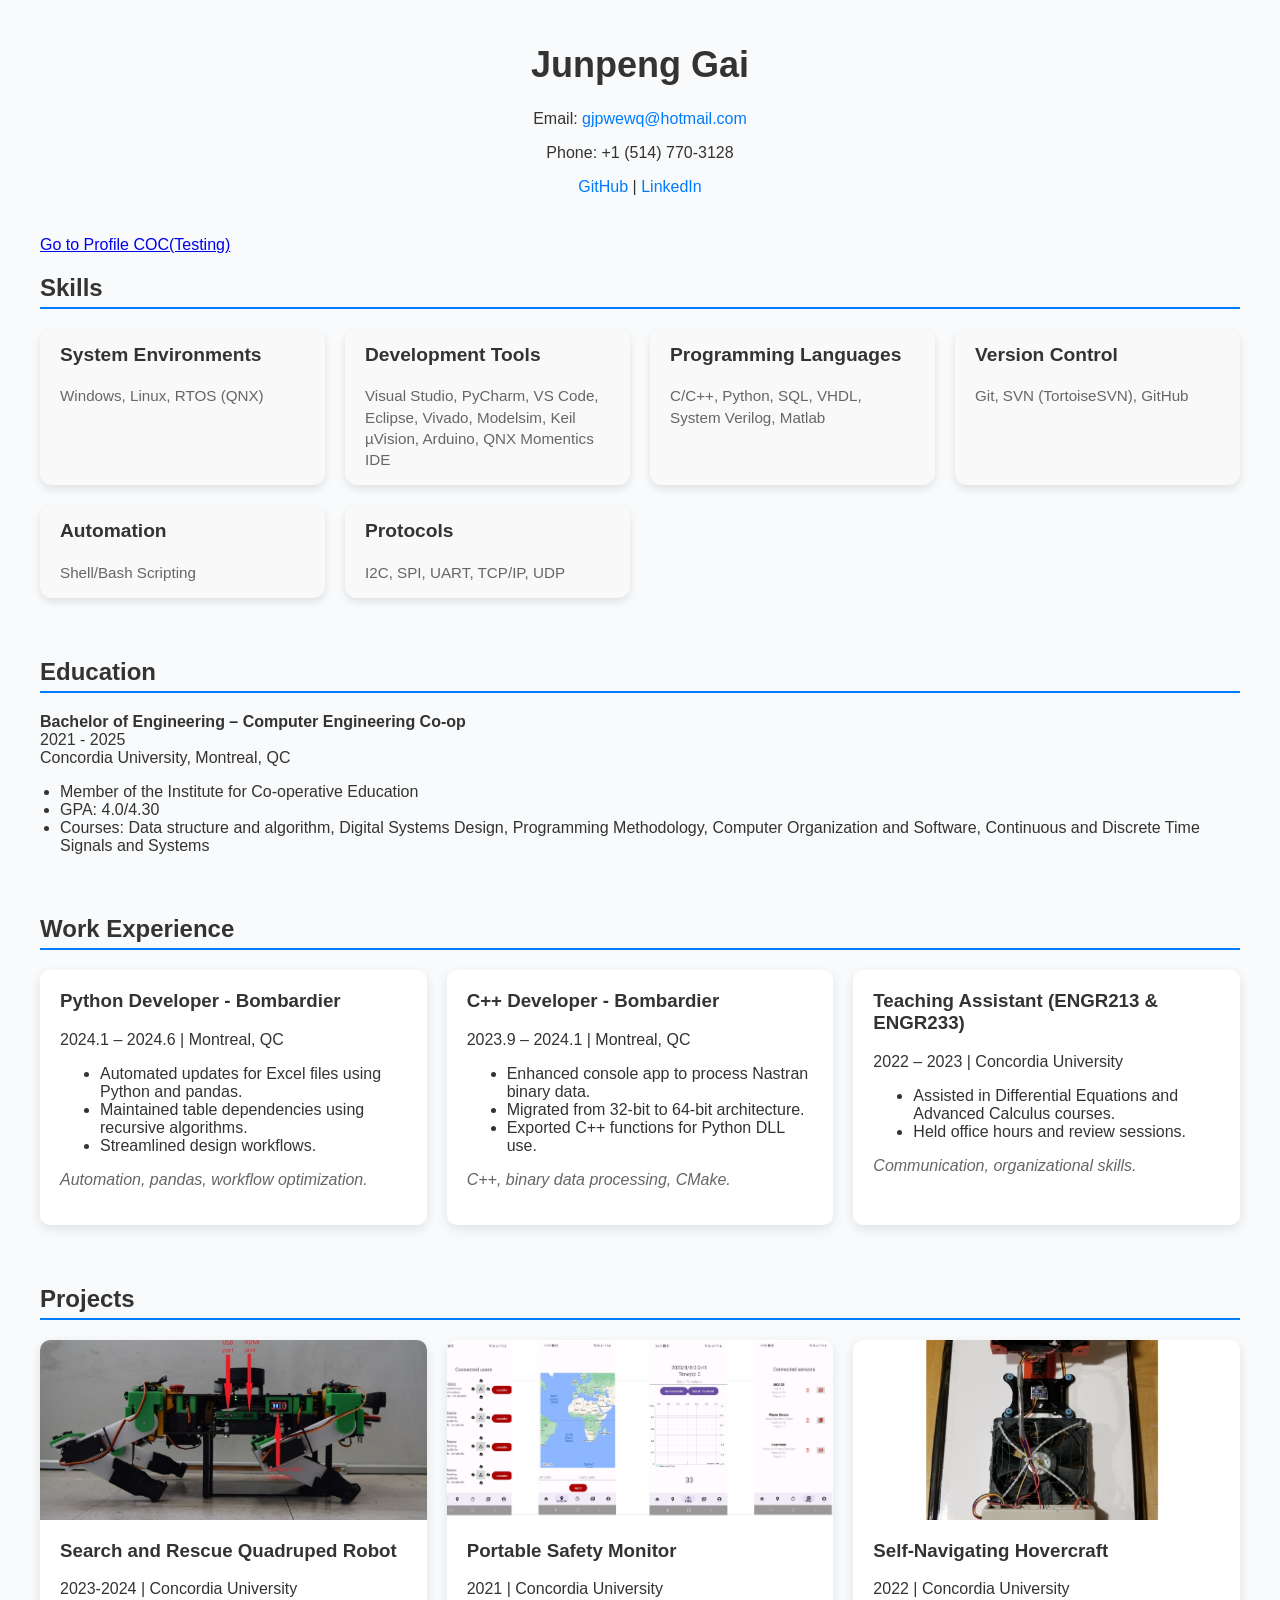
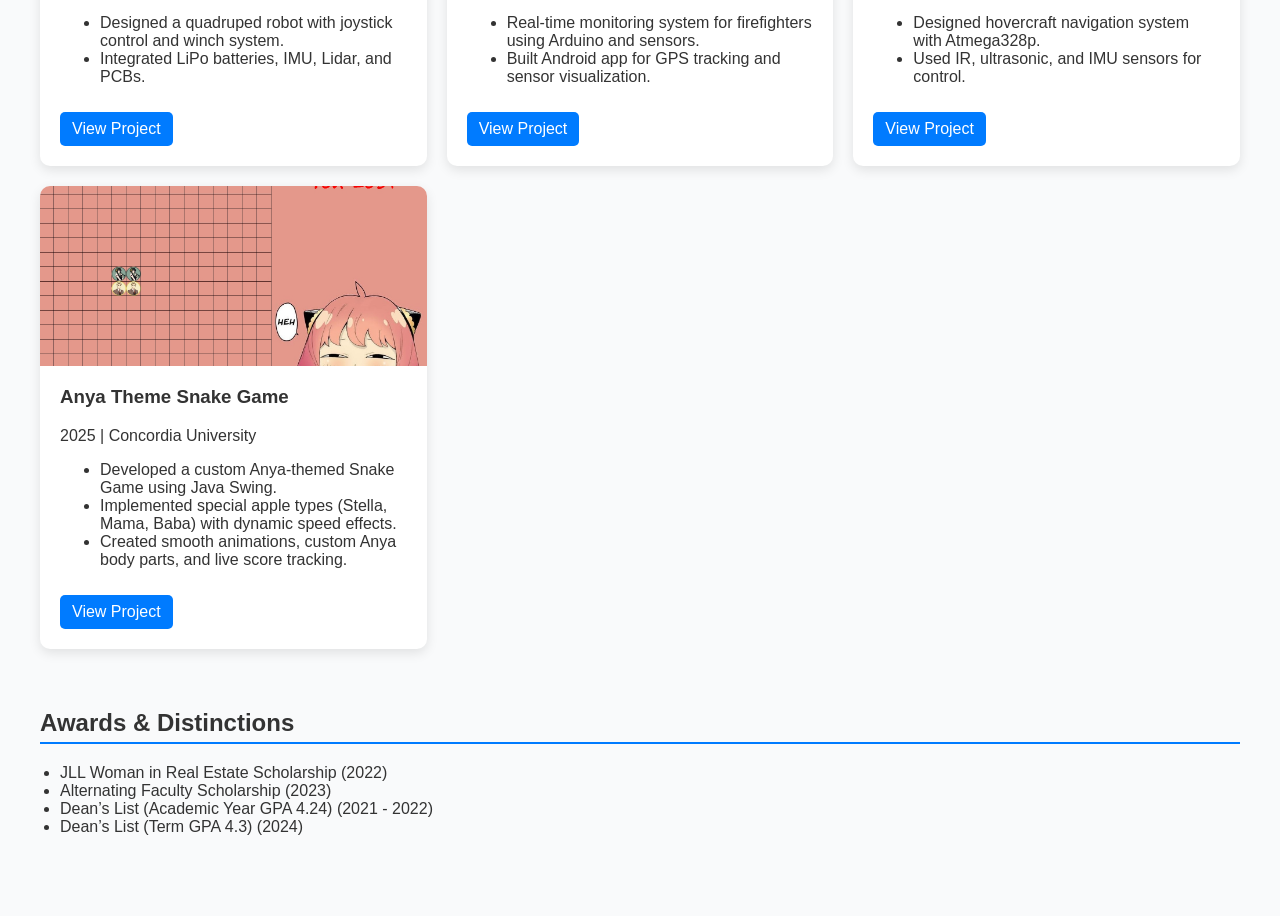
<file: index.html>
<!DOCTYPE html>
<html lang="en">
<head>
    <meta charset="UTF-8">
    <meta name="viewport" content="width=device-width, initial-scale=1.0">
    <title>Junpeng Gai - CV</title>
    <link rel="stylesheet" href="style.css">
</head>
<body>

    <div class="container">
        <header>
            <h1>Junpeng Gai</h1>
            <p>Email: <a href="mailto:gjpwewq@hotmail.com">gjpwewq@hotmail.com</a></p>
            <p>Phone: +1 (514) 770-3128</p>
            <p>
                <a href="https://github.com/jeo33" target="_blank">GitHub</a> |
                <a href="https://linkedin.com/in/junpeng-gai-2a7745a6" target="_blank">LinkedIn</a>
            </p>
        </header>

        <!-- Skills -->
         <a href="coc_index.html">Go to Profile COC(Testing)</a>
<section class="section">
    <h2>Skills</h2>
    <div class="skills-grid">
        <div class="skill-card">
            <h3>System Environments</h3>
            <p>Windows, Linux, RTOS (QNX)</p>
        </div>
        <div class="skill-card">
            <h3>Development Tools</h3>
            <p>Visual Studio, PyCharm, VS Code, Eclipse, Vivado, Modelsim, Keil µVision, Arduino, QNX Momentics IDE</p>
        </div>
        <div class="skill-card">
            <h3>Programming Languages</h3>
            <p>C/C++, Python, SQL, VHDL, System Verilog, Matlab</p>
        </div>
        <div class="skill-card">
            <h3>Version Control</h3>
            <p>Git, SVN (TortoiseSVN), GitHub</p>
        </div>
        <div class="skill-card">
            <h3>Automation</h3>
            <p>Shell/Bash Scripting</p>
        </div>
        <div class="skill-card">
            <h3>Protocols</h3>
            <p>I2C, SPI, UART, TCP/IP, UDP</p>
        </div>
    </div>
</section>


        <!-- Education -->
        <section class="section">
            <h2>Education</h2>
            <p><strong>Bachelor of Engineering – Computer Engineering Co-op</strong><br>2021 - 2025<br>Concordia University, Montreal, QC</p>
            <ul class="list">
                <li>Member of the Institute for Co-operative Education</li>
                <li>GPA: 4.0/4.30</li>
                <li>Courses: Data structure and algorithm, Digital Systems Design, Programming Methodology, Computer Organization and Software, Continuous and Discrete Time Signals and Systems</li>
            </ul>
        </section>

        <!-- Work Experience -->
        <section class="section">
            <h2>Work Experience</h2>
            <div class="grid-wrapper">

                <div class="card">
                    <div class="card-content">
                        <h3>Python Developer - Bombardier</h3>
                        <p>2024.1 – 2024.6 | Montreal, QC</p>
                        <ul>
                            <li>Automated updates for Excel files using Python and pandas.</li>
                            <li>Maintained table dependencies using recursive algorithms.</li>
                            <li>Streamlined design workflows.</li>
                        </ul>
                        <p class="core-competency">Automation, pandas, workflow optimization.</p>
                    </div>
                </div>

                <div class="card">
                    <div class="card-content">
                        <h3>C++ Developer - Bombardier</h3>
                        <p>2023.9 – 2024.1 | Montreal, QC</p>
                        <ul>
                            <li>Enhanced console app to process Nastran binary data.</li>
                            <li>Migrated from 32-bit to 64-bit architecture.</li>
                            <li>Exported C++ functions for Python DLL use.</li>
                        </ul>
                        <p class="core-competency">C++, binary data processing, CMake.</p>
                    </div>
                </div>

                <div class="card">
                    <div class="card-content">
                        <h3>Teaching Assistant (ENGR213 & ENGR233)</h3>
                        <p>2022 – 2023 | Concordia University</p>
                        <ul>
                            <li>Assisted in Differential Equations and Advanced Calculus courses.</li>
                            <li>Held office hours and review sessions.</li>
                        </ul>
                        <p class="core-competency">Communication, organizational skills.</p>
                    </div>
                </div>

            </div>
        </section>

        <!-- Projects -->
        <section class="section">
            <h2>Projects</h2>
            <div class="grid-wrapper">

                <div class="card">
                    <img src="resources/Weixin Screenshot_20250428202626.png" alt="Search and Rescue Robot" class="card-img">
                    <div class="card-content">
                        <h3>Search and Rescue Quadruped Robot</h3>
                        <p>2023-2024 | Concordia University</p>
                        <ul>
                            <li>Designed a quadruped robot with joystick control and winch system.</li>
                            <li>Integrated LiPo batteries, IMU, Lidar, and PCBs.</li>
                        </ul>
                        <a href="https://github.com/jeo33/490_Capstone_Quadruped_Robot/tree/main" class="btn" target="_blank">View Project</a>
                    </div>
                </div>
                <div class="card">
                    <img src="resources/Weixin Screenshot_20250428201529.png" alt="Portable Safety Monitor" class="card-img">
                    <div class="card-content">
                        <h3>Portable Safety Monitor</h3>
                        <p>2021 | Concordia University</p>
                        <ul>
                            <li>Real-time monitoring system for firefighters using Arduino and sensors.</li>
                            <li>Built Android app for GPS tracking and sensor visualization.</li>
                        </ul>
                        <a href="https://github.com/jeo33/ELEC-COEN390-Arduino/tree/main" class="btn" target="_blank">View Project</a>
                    </div>
                </div>

                <div class="card">
                    <img src="resources/Weixin Screenshot_20250428202120.png" alt="Self-Navigating Hovercraft" class="card-img">
                    <div class="card-content">
                        <h3>Self-Navigating Hovercraft</h3>
                        <p>2022 | Concordia University</p>
                        <ul>
                            <li>Designed hovercraft navigation system with Atmega328p.</li>
                            <li>Used IR, ultrasonic, and IMU sensors for control.</li>
                        </ul>
                        <a href="https://github.com/jeo33/Second_Year_Practice/tree/COEN352/ENGR290" class="btn" target="_blank">View Project</a>
                    </div>
                </div>

                <div class="card">
                    <img src="resources/game2.png" alt="Anya Theme Snake Game" class="card-img">
                    <div class="card-content">
                        <h3>Anya Theme Snake Game</h3>
                        <p>2025 | Concordia University</p>
                        <ul>
                            <li>Developed a custom Anya-themed Snake Game using Java Swing.</li>
                            <li>Implemented special apple types (Stella, Mama, Baba) with dynamic speed effects.</li>
                            <li>Created smooth animations, custom Anya body parts, and live score tracking.</li>
                        </ul>
                        <a href="https://github.com/jeo33/SnakeGame/tree/main" class="btn" target="_blank">View Project</a>
                    </div>
                </div>

            </div>
        </section>

        <!-- Awards -->
        <section class="section">
            <h2>Awards & Distinctions</h2>
            <ul class="list">
                <li>JLL Woman in Real Estate Scholarship (2022)</li>
                <li>Alternating Faculty Scholarship (2023)</li>
                <li>Dean’s List (Academic Year GPA 4.24) (2021 - 2022)</li>
                <li>Dean’s List (Term GPA 4.3) (2024)</li>
            </ul>
        </section>

    </div>

</body>
</html>
</file>
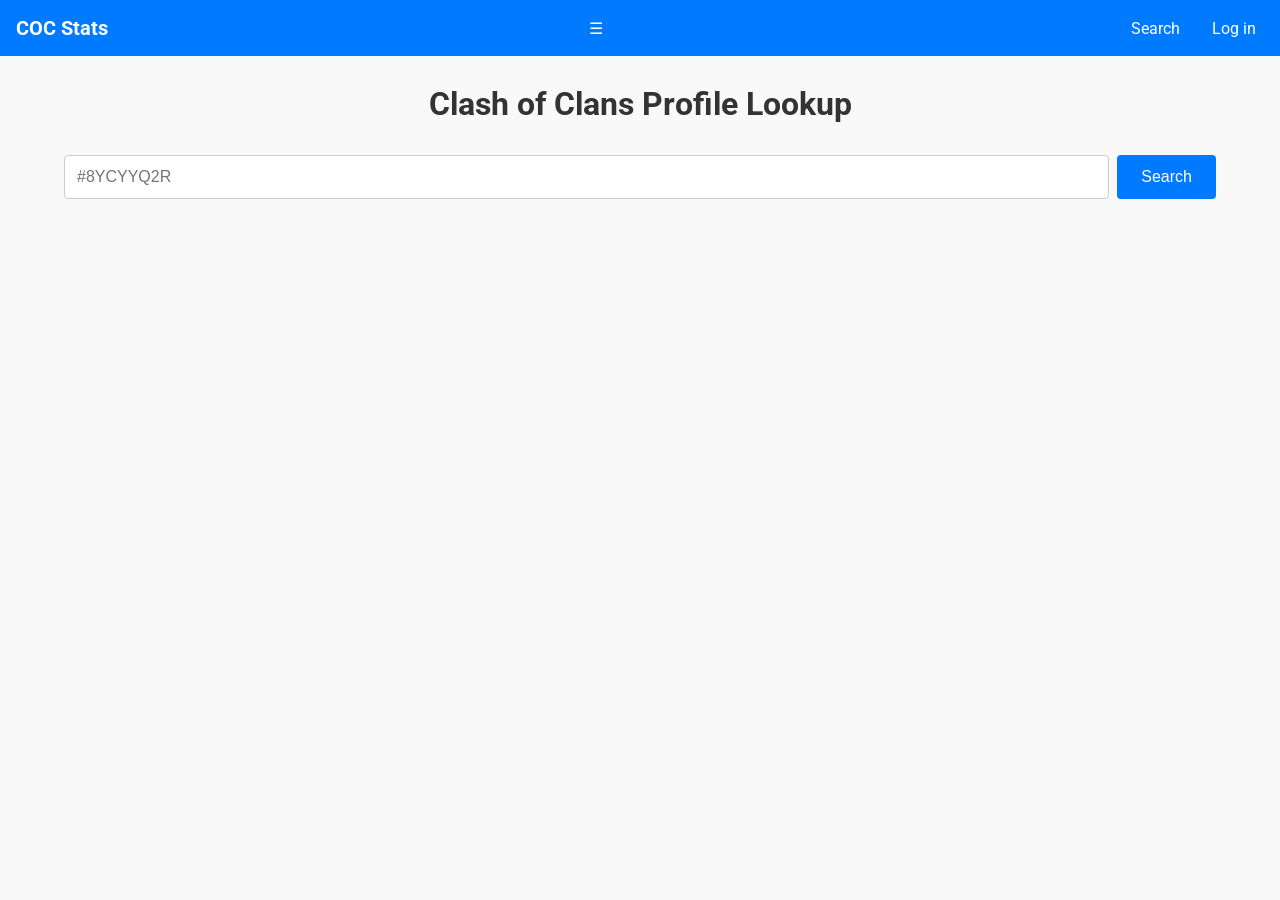
<file: coc_index.html>
<!DOCTYPE html>
<html lang="en">
<head>
  <meta charset="UTF-8" />
  <meta name="viewport" content="width=device-width, initial-scale=1.0"/>
  <title>COC Village Profile Search</title>
  <link href="https://fonts.googleapis.com/css2?family=Roboto:wght@400;700&display=swap" rel="stylesheet"/>
  <style>
    /* ==== Menu Bar Styles ==== */
.navbar {
  position: fixed;      /* stick to top */
  top: 0;
  left: 0;
  right: 0;
  height: 3.5rem;
  display: flex;
  align-items: center;
  justify-content: space-between;
  background: #007bff;
  color: #fff;
  padding: 0 1rem;
  z-index: 1000;
}
.navbar .brand {
  font-size: 1.25rem;
  font-weight: 700;
}
.navbar nav ul {
  display: flex;
  gap: 1rem;
  list-style: none;
}
.navbar nav a {
  color: #fff;
  text-decoration: none;
  padding: 0.5rem;
}
.navbar nav a:hover {
  background: rgba(255,255,255,0.2);
  border-radius: 4px;
}

    body {
      font-family: 'Roboto', sans-serif;
      margin: 0;
      padding: 2rem;
      background: #f9f9f9;
      color: #333;
    }
    .container {
      max-width: 1400px;
      margin: auto;
      padding: 2rem;
    }
    h1 {
      text-align: center;
      margin-bottom: 2rem;
      font-weight: 700;
    }
    .search-box {
      display: flex;
      gap: .5rem;
      margin-bottom: 2rem;
    }
    .search-box input {
      flex: 1;
      padding: .75rem;
      font-size: 1rem;
      border: 1px solid #ccc;
      border-radius: 4px;
    }
    .search-box button {
      padding: .75rem 1.5rem;
      font-size: 1rem;
      border: none;
      background: #007bff;
      color: #fff;
      border-radius: 4px;
      cursor: pointer;
      transition: background .2s;
    }
    .search-box button:hover {
      background: #0056b3;
    }
    .error {
      color: #c00;
      text-align: center;
      margin-bottom: 1rem;
    }
    #profileTable {
      width: 100%;
      border-collapse: collapse;
      margin-bottom: 2rem;
    }
    #profileTable th,
    #profileTable td {
      padding: .75rem;
      border: 1px solid #ddd;
      text-align: left;
    }
    #profileTable th {
      background: #007bff;
      color: #fff;
      font-weight: 600;
    }
    .bottom-tables {
      display: grid;
      grid-template-columns: repeat(5, 1fr);
      gap: 1rem;
    }
    .bottom-tables table {
      background: #fff;
      border-radius: 6px;
      box-shadow: 0 1px 4px rgba(0,0,0,0.1);
      overflow: hidden;
      width: 100%;
      border-collapse: collapse;
    }
    .bottom-tables thead {
      background: #007bff;
      color: #fff;
    }
    .bottom-tables th,
    .bottom-tables td {
      padding: .5rem;
      border-bottom: 1px solid #eee;
      font-size: .9rem;
    }
    .bottom-tables tbody tr:nth-child(even) {
      background: #fafafa;
    }
    .bottom-tables tbody tr:hover {
      background: #f1faff;
    }
  </style>
</head>
<body>

  <!-- Top Menu Bar -->
  <header class="navbar" id="navbar">
    <div class="brand">COC Stats</div>
    <div class="toggle" id="navToggle">☰</div>
    <nav>
      <ul>
        <li><a href="coc_index.html">Search</a></li>
        <li id="stats" hidden><a  href="mystats.html" >My Stats</a></li>
        <li id="navLogin"><a href="login.html">Log in</a></li>
        <li id="navLogout" hidden>Log out</a></li>
      </ul>
    </nav>
  </header>

  <div class="container">
    <h1 id="search">Clash of Clans Profile Lookup</h1>

    <div class="search-box">
      <input id="tagInput" placeholder="#8YCYYQ2R" />
      <button id="searchBtn">Search</button>
    </div>
    <div id="error" class="error"></div>

    <!-- Full-width Profile Table -->
    <table id="profileTable" hidden>
      <thead>
        <tr><th>Field</th><th>Value</th></tr>
      </thead>
      <tbody><!-- filled by JS --></tbody>
    </table>

    <!-- Five tables on one line below -->
    <div class="bottom-tables">
      <table id="heroes-table" hidden>
        <thead><tr><th>Hero</th><th>Level</th></tr></thead>
        <tbody></tbody>
      </table>
      <table id="troops-table" hidden>
        <thead><tr><th>Troop</th><th>Level</th></tr></thead>
        <tbody></tbody>
      </table>
      <table id="spells-table" hidden>
        <thead><tr><th>Spell</th><th>Level</th></tr></thead>
        <tbody></tbody>
      </table>
      <table id="pet-table" hidden>
        <thead><tr><th>Pet</th><th>Level</th></tr></thead>
        <tbody></tbody>
      </table>
      <table id="siege-table" hidden>
        <thead><tr><th>Siege</th><th>Level</th></tr></thead>
        <tbody></tbody>
      </table>
    </div>
  </div>

  <script>
    // Toggle menu on small screens
    document.getElementById('navToggle').addEventListener('click', () => {
      document.getElementById('navbar').classList.toggle('nav-open');
    });
    document.getElementById('navLogout').addEventListener('click',()=>{
      localStorage.removeItem('username');
      window.location.href = 'coc_index.html';
    })
  document.addEventListener('DOMContentLoaded', () => {
    const navLogout = document.getElementById('navLogout');
    const navLogin = document.getElementById('navLogin');
    const stats = document.getElementById('stats');
    const storedUser = localStorage.getItem('username');
    if (storedUser) {
      navLogin.innerHTML = `<a href="#">${storedUser}</a>`;
      stats.hidden = false;
      navLogout.hidden=false;
    }
    else{
      stats.hidden=true;
      navLogin.hidden=false;
      navLogout.hidden=true;
    }

    // expose the helper so login.js can call it (if you were doing inline login)
    window.setUsernameNav = (storedUser) => {
      localStorage.setItem('username', storedUser);
      navLogin.innerHTML = `<a href="#">${storedUser}</a>`;
    };
  });
  </script>
  <script src="./coc.js"></script>
</body>
</html>
</file>
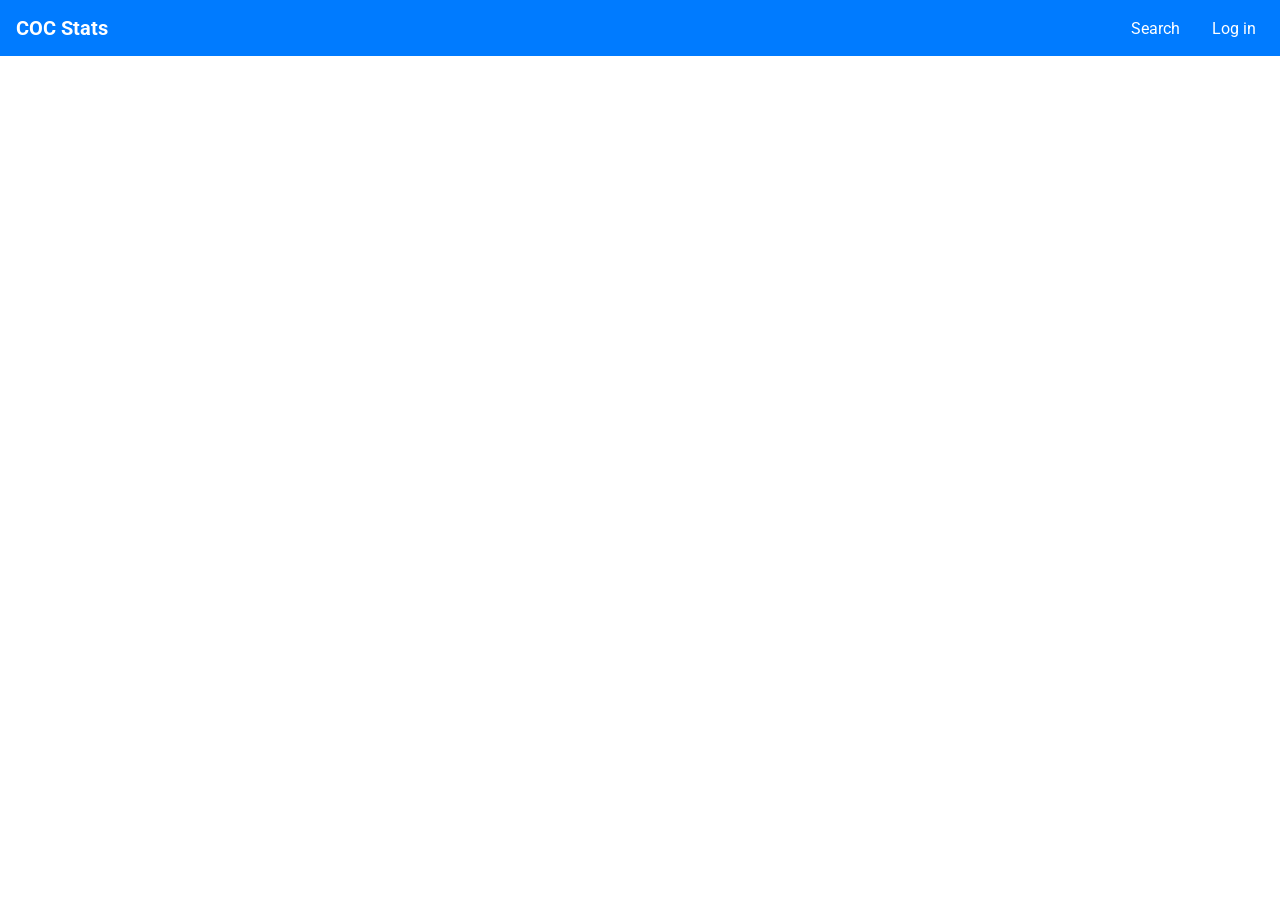
<file: mystats.html>
<!DOCTYPE html>
<html lang="en">
<head>
  <meta charset="UTF-8">
  <meta name="viewport" content="width=device-width, initial-scale=1.0"/>
  <title>COC Login / Register</title>
  <link href="https://fonts.googleapis.com/css2?family=Roboto:wght@400;700&display=swap" rel="stylesheet"/>
  <style>
    /* ==== Menu Bar Styles ==== */
    .navbar {
      position: fixed;
      top: 0;
      left: 0;
      right: 0;
      height: 3.5rem;
      display: flex;
      align-items: center;
      justify-content: space-between;
      background: #007bff;
      color: #fff;
      padding: 0 1rem;
      z-index: 1000;
      font-family: 'Roboto', sans-serif;
    }
    .navbar .brand { font-size: 1.25rem; font-weight: 700; }
    .navbar nav ul { display: flex; gap: 1rem; list-style: none; margin: 0; padding: 0; }
    .navbar nav a { color: #fff; text-decoration: none; padding: 0.5rem; }
    .navbar nav a:hover { background: rgba(255,255,255,0.2); border-radius: 4px; }






       #profileTable {
      width: 100%;
      border-collapse: collapse;
      margin-bottom: 2rem;
    }
    #profileTable th,
    #profileTable td {
      padding: .75rem;
      border: 1px solid #ddd;
      text-align: left;
    }
    #profileTable th {
      background: #007bff;
      color: #fff;
      font-weight: 600;
    }
    .bottom-tables {
      display: grid;
      grid-template-columns: repeat(5, 1fr);
      gap: 1rem;
    }
    .bottom-tables table {
      background: #fff;
      border-radius: 6px;
      box-shadow: 0 1px 4px rgba(0,0,0,0.1);
      overflow: hidden;
      width: 100%;
      border-collapse: collapse;
    }
    .bottom-tables thead {
      background: #007bff;
      color: #fff;
    }
    .bottom-tables th,
    .bottom-tables td {
      padding: .5rem;
      border-bottom: 1px solid #eee;
      font-size: .9rem;
    }
    .bottom-tables tbody tr:nth-child(even) {
      background: #fafafa;
    }
    .bottom-tables tbody tr:hover {
      background: #f1faff;
    }
  </style>
</head>
<body>
  <!-- Top Menu Bar with login item id -->
  <header class="navbar" id="navbar">
    <div class="brand">COC Stats</div>
    <nav>
      <ul>
        <li><a href="coc_index.html">Search</a></li>
        <li id="stats" hidden><a  href="mystats.html" >My Stats</a></li>
        <li id="navLogin"><a href="login.html">Log in</a></li>
        <li id="navLogout" hidden>Log out</a></li>
      </ul>
    </nav>
  </header>
<div id="error" class="error"></div>
  <div>
    
    <!-- Full-width Profile Table -->
    <table id="profileTable" hidden>
      <thead>
        <tr><th>Field</th><th>Value</th></tr>
      </thead>
      <tbody><!-- filled by JS --></tbody>
    </table>

    <!-- Five tables on one line below -->
    <div class="bottom-tables">
      <table id="heroes-table" hidden>
        <thead><tr><th>Hero</th><th>Level</th></tr></thead>
        <tbody></tbody>
      </table>
      <table id="troops-table" hidden>
        <thead><tr><th>Troop</th><th>Level</th></tr></thead>
        <tbody></tbody>
      </table>
      <table id="spells-table" hidden>
        <thead><tr><th>Spell</th><th>Level</th></tr></thead>
        <tbody></tbody>
      </table>
      <table id="pet-table" hidden>
        <thead><tr><th>Pet</th><th>Level</th></tr></thead>
        <tbody></tbody>
      </table>
      <table id="siege-table" hidden>
        <thead><tr><th>Siege</th><th>Level</th></tr></thead>
        <tbody></tbody>
      </table>
  </div>
</body>



  <script>


    document.getElementById('navLogout').addEventListener('click',()=>{
      localStorage.removeItem('username');
      window.location.href = 'coc_index.html';
    })
    const ac=document.getElementById('stats');
    

    document.addEventListener('DOMContentLoaded', () => {
  const navLogin  = document.getElementById('navLogin');
  const navLogout = document.getElementById('navLogout');
  const stats     = document.getElementById('stats');

  // 1) Show/hide nav items on load
  const user = localStorage.getItem('username');
  if (user) {
    navLogin.hidden  = true;
    navLogout.hidden = false;
    stats.hidden     = false;
    stats.textContent = `${user}`;
  }

  // 2) Hook the click
  stats.addEventListener('click', e => {
    e.preventDefault();                // ➜ Prevent navigation immediately

    // You can drop the nav-toggle here since it's already set on load
    const tag = localStorage.getItem('tag');
    console.log('looking up tag=', tag);
    lookup();
  });

  // 3) Logout
  navLogout.addEventListener('click', e => {
    e.preventDefault();
    localStorage.clear();
    // Optionally reload or re-compute the nav UI here
  });
});


const entity_img="resources/img/"
    const table = document.getElementById('profileTable');
    const tableHeros = document.getElementById('heroes-table');
    const tableTroops = document.getElementById('troops-table');
    const tableSpells = document.getElementById('spells-table');
    const tablePet = document.getElementById('pet-table');
    const tableSiege = document.getElementById('siege-table');
    const tbody = table.querySelector('tbody');
    const tbodyHeros = tableHeros.querySelector('tbody');
    const tbodyTroops = tableTroops.querySelector('tbody');
    const tbodySpells = tableSpells.querySelector('tbody');
    const tbodyPet = tablePet.querySelector('tbody');
    const tbodySiege = tableSiege.querySelector('tbody');
    const API_BASE = 'http://35.183.132.145:5000';
    const errorDiv = document.getElementById('error');
    function showError(msg) {
      errorDiv.textContent = msg;
      table.hidden = true;
    }

    function clearError() {
      errorDiv.textContent = '';
    }

    function populateTable(data) {
      
      tbody.innerHTML = '';
      // pick a few key fields
      const fields = [
        ['Tag', data.tag],
        ['Name', data.name],
        ['Town Hall Level', data.townHallLevel],
        ['Trophies', data.trophies],
        ['Best Trophies', data.bestTrophies],
        ['War Stars', data.warStars],
        ['Role', data.role],
        ['Donations', data.donations]
      ];
      for (const [label, val] of fields) {
        const tr = document.createElement('tr');
        tr.innerHTML = `<th>${label}</th><td>${val ?? ''}</td>`;
        tbody.appendChild(tr);
      }
      table.hidden = false;



      const troopsArray = data.troops;
      troopsArray.forEach(element => {
      const id = getKeyByValue(entity, element.name);
        if (id === undefined) return;  // no mapping, skip
        
        const tr = document.createElement('tr');
        const th = document.createElement('th');
        const img = document.createElement('img');
        if(super_entity.includes( Number(id))){
          img.src = `${entity_img}${id}.png`;
        }
        else {
          img.src = `${entity_img}${id}_${element.level}.png`;
        }
        img.alt   = element.name;
        img.width = 38;
        img.height= 38;
        img.style.verticalAlign = 'middle';
        img.style.marginRight   = '0.5em';

        th.appendChild(img);
        th.appendChild(document.createTextNode(element.name));

        const td = document.createElement('td');
        td.textContent = element.level ?? '';
        tr.appendChild(th);
        tr.appendChild(td);
        if(siege_entity.includes(Number(id))){
          tbodySiege.append(tr);
        }
        else if(pet_entity.includes(Number(id))){
          tbodyPet.append(tr);
        }
        else tbodyTroops.appendChild(tr);
      });
      tableTroops.hidden = false;
tablePet.hidden = false;
      tableSiege.hidden = false;


      const spells=data.spells;
      // Loop and log each element:
      spells.forEach(element => {
      const id = getKeyByValue(entity, element.name);
        if (id === undefined) return;  // no mapping, skip
        
        const tr = document.createElement('tr');
        const th = document.createElement('th');
        const img = document.createElement('img');
        if(super_entity.includes( Number(id))){
          img.src = `${entity_img}${id}.png`;
        }
        else {
          img.src = `${entity_img}${id}_${element.level}.png`;
        }
        img.alt   = element.name;
        img.width = 38;
        img.height= 38;
        img.style.verticalAlign = 'middle';
        img.style.marginRight   = '0.5em';

        th.appendChild(img);
        th.appendChild(document.createTextNode(element.name));

        const td = document.createElement('td');
        td.textContent = element.level ?? '';
        tr.appendChild(th);
        tr.appendChild(td);
        tbodySpells.appendChild(tr);
      });
      tableSpells.hidden = false;




      const heroes=data.heroes;
      // Loop and log each element:
      heroes.forEach(element => {
      const id = getKeyByValue(entity, element.name);
        if (id === undefined) return;  // no mapping, skip
        
        const tr = document.createElement('tr');
        const th = document.createElement('th');
        const img = document.createElement('img');
        if(super_entity.includes( Number(id))){
          img.src = `${entity_img}${id}.png`;
        }
        else {
          img.src = `${entity_img}${id}_${element.level}.png`;
        }
        img.alt   = element.name;
        img.width = 38;
        img.height= 38;
        img.style.verticalAlign = 'middle';
        img.style.marginRight   = '0.5em';

        th.appendChild(img);
        th.appendChild(document.createTextNode(element.name));

        const td = document.createElement('td');
        td.textContent = element.level ?? '';
        tr.appendChild(th);
        tr.appendChild(td);
        tbodyHeros.appendChild(tr);
      });
      tableHeros.hidden = false;
    }

    function lookup() {
      
    const tag = localStorage.getItem('tag');
    console.log('looking up tag=', tag);
      if (!tag) {
        return showError('Please enter a valid tag.');
      }
      clearError();
      table.hidden = true;
      const url = `${API_BASE}/player?tag=${encodeURIComponent(tag)}`;
      const xhr = new XMLHttpRequest();
      xhr.open('GET', url);
      xhr.onload = () => {
        if (xhr.status === 200) {
          try {
            const data = JSON.parse(xhr.responseText);
            populateTable(data);
            console.log(data)
            console.log("done")
          } catch (e) {
            showError('Invalid JSON response');
          }
        } else {
          showError(`Error ${xhr.status}: ${xhr.statusText}`);
        }
      };
      xhr.onerror = () => {
        showError('Network error');
      };
      xhr.send();
    }


    function getKeyByValue(obj, value) {
  const entry = Object.entries(obj).find(([key, val]) => val === value);
  return entry ? entry[0] : undefined;
}

const siege_entity =[
  125,134,120,109,106,105
]
const pet_entity =[
  129,131,130,132,141
]
const super_entity = [
  100,
110,
122,
124,
129,
130,
131,
132,
140,
141,
142,
143,
144,
148,
155,
157,
158,
159,
160,
161,
162,
163,
164,
165,
166,
167,
168,
169,
170,
171,
172,
173,
174,
175,
176,
177,
178,
179,
180,
181,
182,
183,
184,
185,
186,
187,
188,
189,
190,
191,
192,
193,
194,
195,
198,
199,
205,
208,
209,
210,
211,
213,
216,
217,
219,
220,
221,
43,
44,
45,
46,
47,
48,
49,
50,
51,
52,
61,
62,
63
]




  const entity = Object.freeze({
  1:   'townHallLevel',
  43:'Lightning Spell',
  44: "Healing Spell",
  45:"Rage Spell",
  46:"Jump Spell",
  47:"Freeze Spell",
  49:"Poison Spell",
  50:"Earthquake Spell",
  51:"Haste Spell",
  48:"Clone Spell",
  52:"Skeleton Spell",
 110: "Bat Spell",
  124:"Invisibility Spell",
  140:"Recall Spell",
  175:"Overgrowth Spell",
  205:"Revive Spell",
  61:"Barbarian King",
  62:"Archer Queen",
  63:"Archer Queen",
  62:"Grand Warden",
  208:"Minion Prince",
  122:"Royal Champion",
  100:"Battle Machine",
  148:"Battle Copter",
  31:"Barbarian",
32:"Archer",
34:"Goblin",
33:"Giant",
35:"Wall Breaker",
36:"Balloon",
37:"Wizard",
38:"Healer",
39:"Dragon",
40:"P.E.K.K.A",
53:"Minion",
54:"Hog Rider",
55:"Valkyrie",
56:"Golem",
57:"Witch",
58:"Lava Hound",
59:"Bowler",
95:"Baby Dragon",//this should be 41
42:"Miner",
177:"Super Barbarian",
178:"Super Archer",
181:"Super Wall Breaker",
179:"Super Giant",
90:"Raged Barbarian",
91:"Sneaky Archer",
93:"Beta Minion",
92:"Boxer Giant",
94:"Bomber",
101:"Power P.E.K.K.A",
96:"Cannon Cart",
98:"Drop Ship",
95:"Baby Dragon",
97:"Night Witch",
105:"Wall Wrecker",
106:"Battle Blimp",
121:"Yeti",
180:"Sneaky Goblin",
191:"Super Miner",
182:"Rocket Balloon",
111:"Ice Golem",
103:"Electro Dragon",
109:"Stone Slammer",
185:"Inferno Dragon",
187:"Super Valkyrie",
133:"Dragon Rider",
188:"Super Witch",
113:"Hog Glider",
120:"Siege Barracks",
189:"Ice Hound",
190:"Super Bowler",
184:"Super Dragon",
123:"Headhunter",
183:"Super Wizard",
186:"Super Minion",
125:"Log Launcher",
134:"Flame Flinger",
138:"Electro Titan",
151:"Apprentice Warden",
192:"Super Hog Rider",
150:"Electrofire Wizard",
197:"Druid",
221:"Super Yeti",
218:"Furnace",
129:"L.A.S.S.I",
131:"Mighty Yak",
130:"Electro Owl",
132:"Unicorn",
141:"Frosty"
});
  </script>
</html>
</file>
<file: style.css>
.skills-grid {
    display: grid;
    grid-template-columns: repeat(auto-fit, minmax(250px, 1fr));
    gap: 20px;
    margin-top: 20px;
}

.skill-card {
    background-color: #f9f9f9;
    padding: 15px 20px;
    border-radius: 12px;
    box-shadow: 0 4px 8px rgba(0, 0, 0, 0.1);
    transition: transform 0.3s ease;
}

.skill-card:hover {
    transform: translateY(-5px);
}

.skill-card h3 {
    margin-top: 0;
    font-size: 1.2rem;
    color: #333;
}

.skill-card p {
    margin: 10px 0 0 0;
    color: #666;
    font-size: 0.95rem;
    line-height: 1.4;
}



body {
    font-family: Arial, sans-serif;
    margin: 0;
    padding: 0;
    background-color: #f9fafb;
    color: #333;
}

.container {
    max-width: 1200px;
    margin: auto;
    padding: 20px;
}

header {
    text-align: center;
    margin-bottom: 40px;
}

header h1 {
    font-size: 36px;
}

header p a {
    text-decoration: none;
    color: #007BFF;
}

.section {
    margin-bottom: 60px;
}

h2 {
    border-bottom: 2px solid #007BFF;
    padding-bottom: 5px;
    margin-bottom: 20px;
}

.list {
    list-style: disc;
    padding-left: 20px;
}

.grid-wrapper {
    display: grid;
    grid-template-columns: repeat(auto-fit, minmax(350px, 1fr));
    gap: 20px;
}

.card {
    background: white;
    border-radius: 10px;
    box-shadow: 0 4px 12px rgba(0, 0, 0, 0.1);
    overflow: hidden;
    transition: transform 0.3s ease;
    display: flex;
    flex-direction: column;
}

.card:hover {
    transform: translateY(-5px);
}

.card-img {
    width: 100%;
    height: 180px;  /* make it not too tall */
    object-fit: cover; /* crop the image nicely instead of stretching */
    object-position: center; /* keep the center of the image */
    display: block;
}


.card-content {
    padding: 20px;
}

.card-content h3 {
    margin-top: 0;
}

.btn {
    display: inline-block;
    margin-top: 10px;
    background-color: #007BFF;
    color: white;
    padding: 8px 12px;
    border-radius: 5px;
    text-decoration: none;
}

.core-competency {
    font-style: italic;
    margin-top: 10px;
    color: #666;
}
</file>
